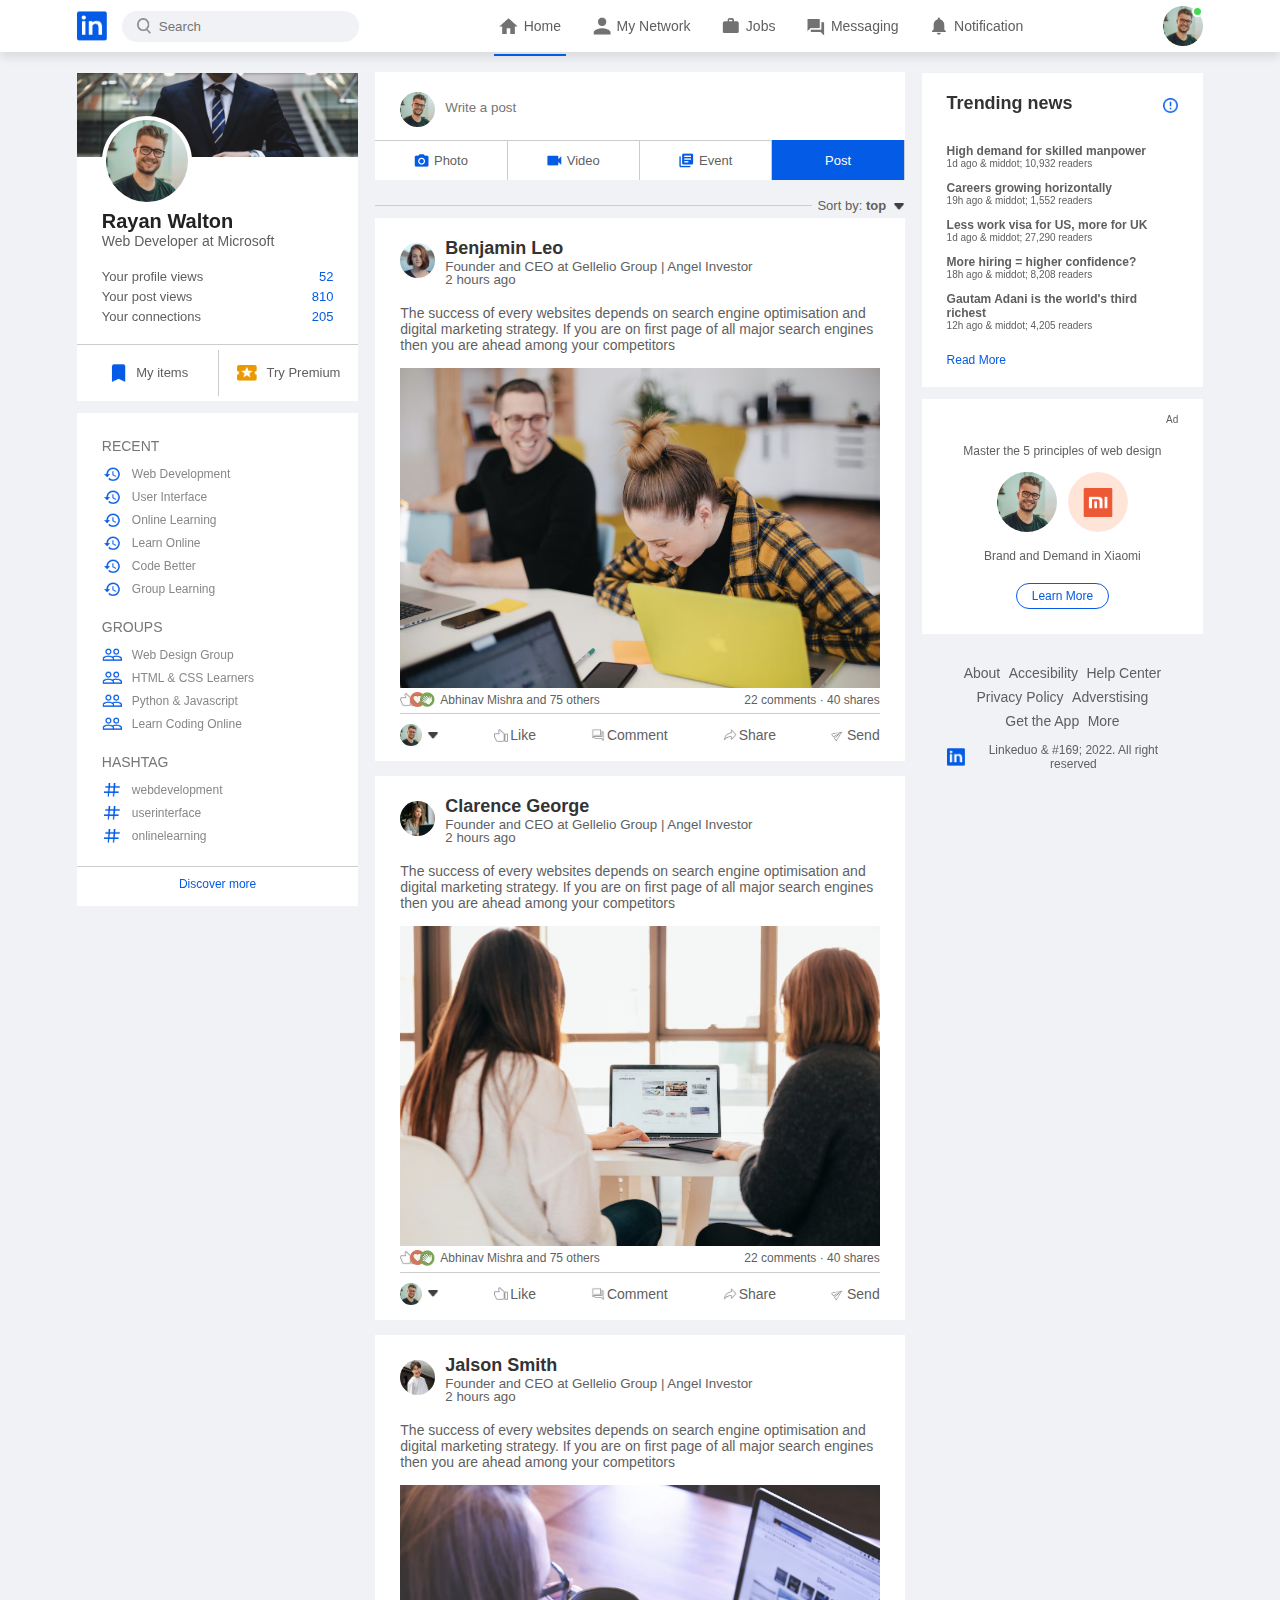
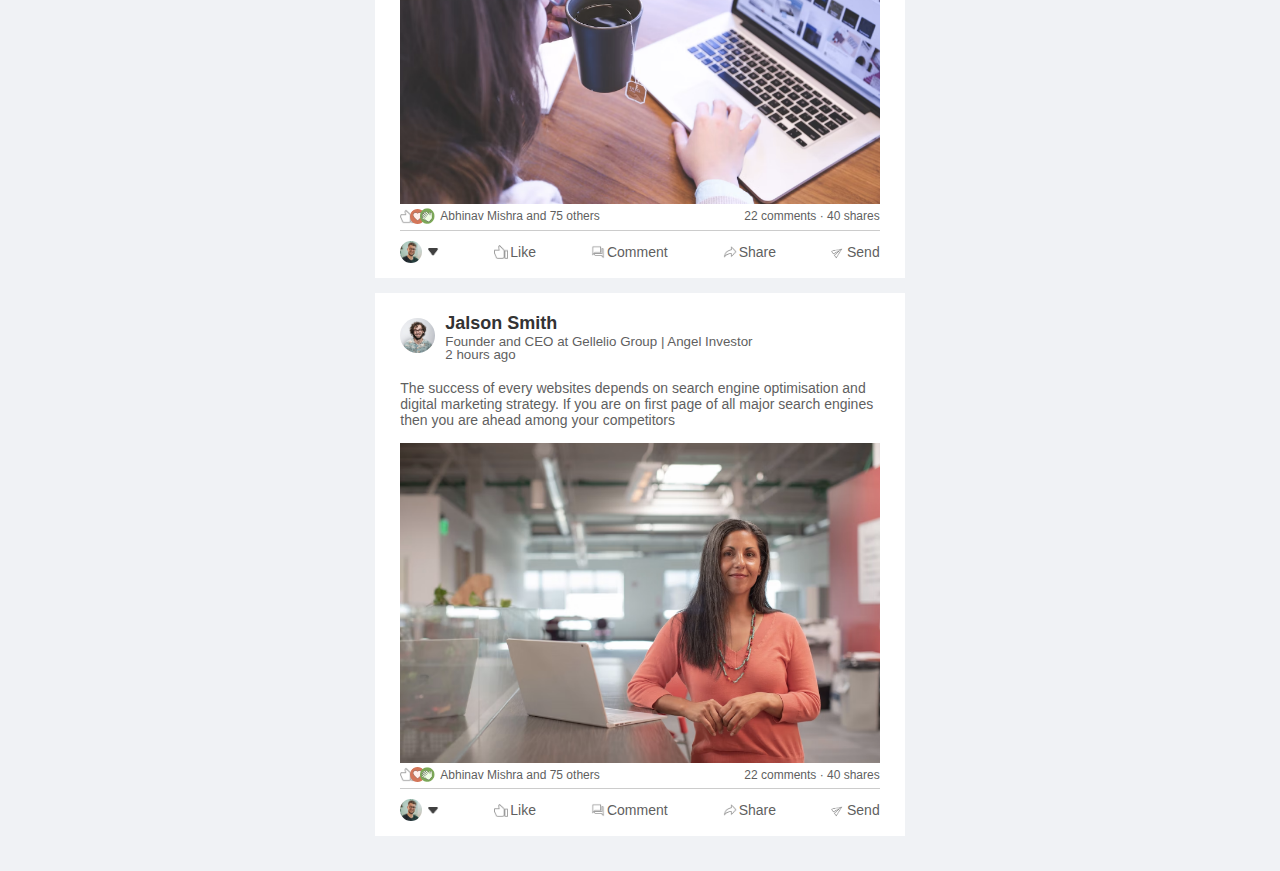
<file: index.html>
<!DOCTYPE html>
<html lang="en">
  <head>
    <meta charset="UTF-8" />
    <meta http-equiv="X-UA-Compatible" content="IE=edge" />
    <meta name="viewport" content="width=device-width, initial-scale=1.0" />
    <title>Social Media Website Deisgn - Ewasy Tutorials</title>
    <link rel="stylesheet" href="style.css" />
  </head>
  <body>
    <nav class="navbar">
      <div class="navbar-left">
        <a href="index.html" class="logo"> <img src="images/logo.png" /></a>

        <div class="serach-box">
          <img src="images/search.png" />
          <input type="text" placeholder="Search" />
        </div>
      </div>
      <div class="navbar-center">
        <ul>
          <li>
            <a href="#" class="active-link"
              ><img src="images/home.png" /><span>Home</span></a
            >
          </li>
          <li>
            <a href="#"
              ><img src="images/network.png" /><span>My Network</span></a
            >
          </li>
          <li>
            <a href="#"><img src="images/jobs.png" /><span>Jobs</span></a>
          </li>
          <li>
            <a href="#"
              ><img src="images/message.png" /><span>Messaging</span></a
            >
          </li>
          <li>
            <a href="#"
              ><img src="images/notification.png" /><span>Notification</span></a
            >
          </li>
        </ul>
      </div>
      <div class="navbar-right">
        <div class="online">
          <img
            src="images/user-1.png"
            class="nav-profile-img"
            onclick="toggleMenu()"
          />
        </div>
      </div>

      <!-- ........profile-drop-down-menu...... -->

      <div class="profile-menu-wrap" id="profileMenu">
        <div class="profile-menu">
          <div class="user-info">
            <img src="images/user-1.png" />
            <div>
              <h3>Rayan Walton</h3>
              <a href="profile.html">See your profile</a>
            </div>
          </div>
          <hr />
          <a href="#" class="profile-menu-link">
            <img src="images/feedback.png" />
            <p>Give Facebook</p>
            <span>></span>
          </a>
          <a href="#" class="profile-menu-link">
            <img src="images/feedback.png" />
            <p>Give Facebook</p>
            <span>></span>
          </a>
          <a href="#" class="profile-menu-link">
            <img src="images/setting.png" />
            <p>Settings & Privacy</p>
            <span>></span>
          </a>
          <a href="#" class="profile-menu-link">
            <img src="images/help.png" />
            <p>Help & Support</p>
            <span>></span>
          </a>
          <a href="#" class="profile-menu-link">
            <img src="images/display.png" />
            <p>Display & Accessibilty</p>
            <span>></span>
          </a>
          <a href="#" class="profile-menu-link">
            <img src="images/logout.png" />
            <p>Logout</p>
            <span>></span>
          </a>
        </div>
      </div>
    </nav>

    <!-- /........navbar-close.... -->

    <div class="container">
      <!-- ....left-sidebar.... -->
      <div class="left-sidebar">
        <div class="sidebar-profile-box">
          <img src="images/cover-pic.png" width="100%" />
          <div class="sidebar-profile-info">
            <img src="images/user-1.png" />
            <h1>Rayan Walton</h1>
            <h3>Web Developer at Microsoft</h3>
            <ul>
              <li>Your profile views<span>52</span></li>
              <li>Your post views<span>810</span></li>
              <li>Your connections <span>205</span></li>
            </ul>
          </div>
          <div class="sidebar-profile-link">
            <a href="#"><img src="images/items.png" />My items</a>
            <a href="#"><img src="images/premium.png" />Try Premium</a>
          </div>
        </div>

        <div class="sidebar-activity" id="sidebarActivity">
          <h3>RECENT</h3>
          <a href="#"><img src="images/recent.png" />Web Development</a>
          <a href="#"><img src="images/recent.png" />User Interface</a>
          <a href="#"><img src="images/recent.png" />Online Learning</a>
          <a href="#"><img src="images/recent.png" />Learn Online</a>
          <a href="#"><img src="images/recent.png" />Code Better</a>
          <a href="#"><img src="images/recent.png" />Group Learning</a>
          <h3>GROUPS</h3>
          <a href="#"><img src="images/group.png" />Web Design Group</a>
          <a href="#"><img src="images/group.png" />HTML & CSS Learners</a>
          <a href="#"><img src="images/group.png" />Python & Javascript</a>
          <a href="#"><img src="images/group.png" />Learn Coding Online</a>
          <h3>HASHTAG</h3>
          <a href="#"><img src="images/hashtag.png" />webdevelopment</a>
          <a href="#"><img src="images/hashtag.png" />userinterface</a>
          <a href="#"><img src="images/hashtag.png" />onlinelearning</a>
          <div class="discover-more-link">
            <a href="#">Discover more</a>
          </div>
        </div>
        <p id="showMorelink" onclick="toggleActivity()">Show more <b>+</b></p>
      </div>

      <!-- ....main-content.... -->
      <div class="main-content">
        <div class="create-post">
          <div class="create-post-input">
            <img src="images/user-1.png" />
            <textarea rows="2" placeholder="Write a post"></textarea>
          </div>
          <div class="create-post-links">
            <li><img src="images/photo.png" />Photo</li>
            <li><img src="images/video.png" />Video</li>
            <li><img src="images/event.png" />Event</li>
            <li>Post</li>
          </div>
        </div>
        <br />
        <div class="sort-by">
          <hr />
          <p>
            Sort by: <span>top <img src="images/down-arrow.png" /></span>
          </p>
        </div>

        <div class="post">
          <div class="post-author">
            <img src="images/user-3.png" />
            <div>
              <h1>Benjamin Leo</h1>
              <small>Founder and CEO at Gellelio Group | Angel Investor</small>
              <small>2 hours ago</small>
            </div>
          </div>
          <p>
            The success of every websites depends on search engine optimisation
            and digital marketing strategy. If you are on first page of all
            major search engines then you are ahead among your competitors
          </p>
          <img src="images/post-image-1.png" width="100%" />

          <div class="post-stats">
            <div>
              <img src="images/thumbsup.png" />
              <img src="images/love.png" />
              <img src="images/clap.png" />
              <span class="liked-user">Abhinav Mishra and 75 others</span>
            </div>
            <div>
              <span>22 comments &middot; 40 shares</span>
            </div>
          </div>

          <div class="post-activity">
            <div>
              <img src="images/user-1.png" class="post-activity-user-icon" />
              <img
                src="images/down-arrow.png"
                class="post-activity-arrow-icon"
              />
            </div>
            <div class="post-activity-link">
              <img src="images/like.png" />
              <span>Like</span>
            </div>
            <div class="post-activity-link">
              <img src="images/comment.png" />
              <span>Comment</span>
            </div>
            <div class="post-activity-link">
              <img src="images/share.png" />
              <span>Share</span>
            </div>
            <div class="post-activity-link">
              <img src="images/send.png" />
              <span>Send</span>
            </div>
          </div>
        </div>

        <!-- ......2nd-post..... -->

        <div class="post">
          <div class="post-author">
            <img src="images/user-4.png" />
            <div>
              <h1>Clarence George</h1>
              <small>Founder and CEO at Gellelio Group | Angel Investor</small>
              <small>2 hours ago</small>
            </div>
          </div>
          <p>
            The success of every websites depends on search engine optimisation
            and digital marketing strategy. If you are on first page of all
            major search engines then you are ahead among your competitors
          </p>
          <img src="images/post-image-2.png" width="100%" />

          <div class="post-stats">
            <div>
              <img src="images/thumbsup.png" />
              <img src="images/love.png" />
              <img src="images/clap.png" />
              <span class="liked-user">Abhinav Mishra and 75 others</span>
            </div>
            <div>
              <span>22 comments &middot; 40 shares</span>
            </div>
          </div>

          <div class="post-activity">
            <div>
              <img src="images/user-1.png" class="post-activity-user-icon" />
              <img
                src="images/down-arrow.png"
                class="post-activity-arrow-icon"
              />
            </div>
            <div class="post-activity-link">
              <img src="images/like.png" />
              <span>Like</span>
            </div>
            <div class="post-activity-link">
              <img src="images/comment.png" />
              <span>Comment</span>
            </div>
            <div class="post-activity-link">
              <img src="images/share.png" />
              <span>Share</span>
            </div>
            <div class="post-activity-link">
              <img src="images/send.png" />
              <span>Send</span>
            </div>
          </div>
        </div>

        <!-- .......3rd-post..... -->

        <div class="post">
          <div class="post-author">
            <img src="images/user-5.png" />
            <div>
              <h1>Jalson Smith</h1>
              <small>Founder and CEO at Gellelio Group | Angel Investor</small>
              <small>2 hours ago</small>
            </div>
          </div>
          <p>
            The success of every websites depends on search engine optimisation
            and digital marketing strategy. If you are on first page of all
            major search engines then you are ahead among your competitors
          </p>
          <img src="images/post-image-4.png" width="100%" />

          <div class="post-stats">
            <div>
              <img src="images/thumbsup.png" />
              <img src="images/love.png" />
              <img src="images/clap.png" />
              <span class="liked-user">Abhinav Mishra and 75 others</span>
            </div>
            <div>
              <span>22 comments &middot; 40 shares</span>
            </div>
          </div>

          <div class="post-activity">
            <div>
              <img src="images/user-1.png" class="post-activity-user-icon" />
              <img
                src="images/down-arrow.png"
                class="post-activity-arrow-icon"
              />
            </div>
            <div class="post-activity-link">
              <img src="images/like.png" />
              <span>Like</span>
            </div>
            <div class="post-activity-link">
              <img src="images/comment.png" />
              <span>Comment</span>
            </div>
            <div class="post-activity-link">
              <img src="images/share.png" />
              <span>Share</span>
            </div>
            <div class="post-activity-link">
              <img src="images/send.png" />
              <span>Send</span>
            </div>
          </div>
        </div>

        <!-- ......4th-post..... -->

        <div class="post">
          <div class="post-author">
            <img src="images/user-2.png" />
            <div>
              <h1>Jalson Smith</h1>
              <small>Founder and CEO at Gellelio Group | Angel Investor</small>
              <small>2 hours ago</small>
            </div>
          </div>
          <p>
            The success of every websites depends on search engine optimisation
            and digital marketing strategy. If you are on first page of all
            major search engines then you are ahead among your competitors
          </p>
          <img src="images/post-image-3.png" width="100%" />

          <div class="post-stats">
            <div>
              <img src="images/thumbsup.png" />
              <img src="images/love.png" />
              <img src="images/clap.png" />
              <span class="liked-user">Abhinav Mishra and 75 others</span>
            </div>
            <div>
              <span>22 comments &middot; 40 shares</span>
            </div>
          </div>

          <div class="post-activity">
            <div>
              <img src="images/user-1.png" class="post-activity-user-icon" />
              <img
                src="images/down-arrow.png"
                class="post-activity-arrow-icon"
              />
            </div>
            <div class="post-activity-link">
              <img src="images/like.png" />
              <span>Like</span>
            </div>
            <div class="post-activity-link">
              <img src="images/comment.png" />
              <span>Comment</span>
            </div>
            <div class="post-activity-link">
              <img src="images/share.png" />
              <span>Share</span>
            </div>
            <div class="post-activity-link">
              <img src="images/send.png" />
              <span>Send</span>
            </div>
          </div>
        </div>
      </div>
      <!-- ....right-sidebar.... -->
      <div class="right-sidebar">
        <div class="sidebar-news">
          <img src="images/more.png " class="info-icon" />
          <h3>Trending news</h3>
          <a href="#">High demand for skilled manpower</a>
          <span>1d ago & middot; 10,932 readers </span>

          <a href="#">Careers growing horizontally</a>
          <span>19h ago & middot; 1,552 readers </span>

          <a href="#">Less work visa for US, more for UK</a>
          <span>1d ago & middot; 27,290 readers </span>

          <a href="#">More hiring = higher confidence?</a>
          <span>18h ago & middot; 8,208 readers </span>

          <a href="#">Gautam Adani is the world's third richest</a>
          <span>12h ago & middot; 4,205 readers </span>

          <a href="#" class="read-more-link">Read More</a>
        </div>

        <div class="sidebar-ad">
          <small>Ad</small>
          <p>Master the 5 principles of web design</p>
          <div>
            <img src="images/user-1.png" alt="" />
            <img src="images/mi-logo.png" alt="" />
          </div>
          <b>Brand and Demand in Xiaomi</b>
          <a href="#" class="ad-link">Learn More</a>
        </div>

        <div class="sidebar-useful-links">
          <a href="#">About</a>
          <a href="#">Accesibility</a>
          <a href="#">Help Center</a>
          <a href="#">Privacy Policy</a>
          <a href="#">Adverstising</a>
          <a href="#">Get the App</a>
          <a href="#">More</a>

          <div class="copyright-msg">
            <img src="images/logo.png" />
            <p>Linkeduo & #169; 2022. All right reserved</p>
          </div>
        </div>
      </div>
    </div>

    <script>
      let profileMenu = document.getElementById("profileMenu");

      function toggleMenu() {
        profileMenu.classList.toggle("open-menu");
      }
    </script>

    <script>
      let sideActivity = document.getElementById("sidebarActivity");
      let morelink = document.getElementById("showMoreLink");

      function toggleActivity() {
        sideActivity.classList.toggle("open-activity");
      }
    </script>
  </body>
</html>
</file>
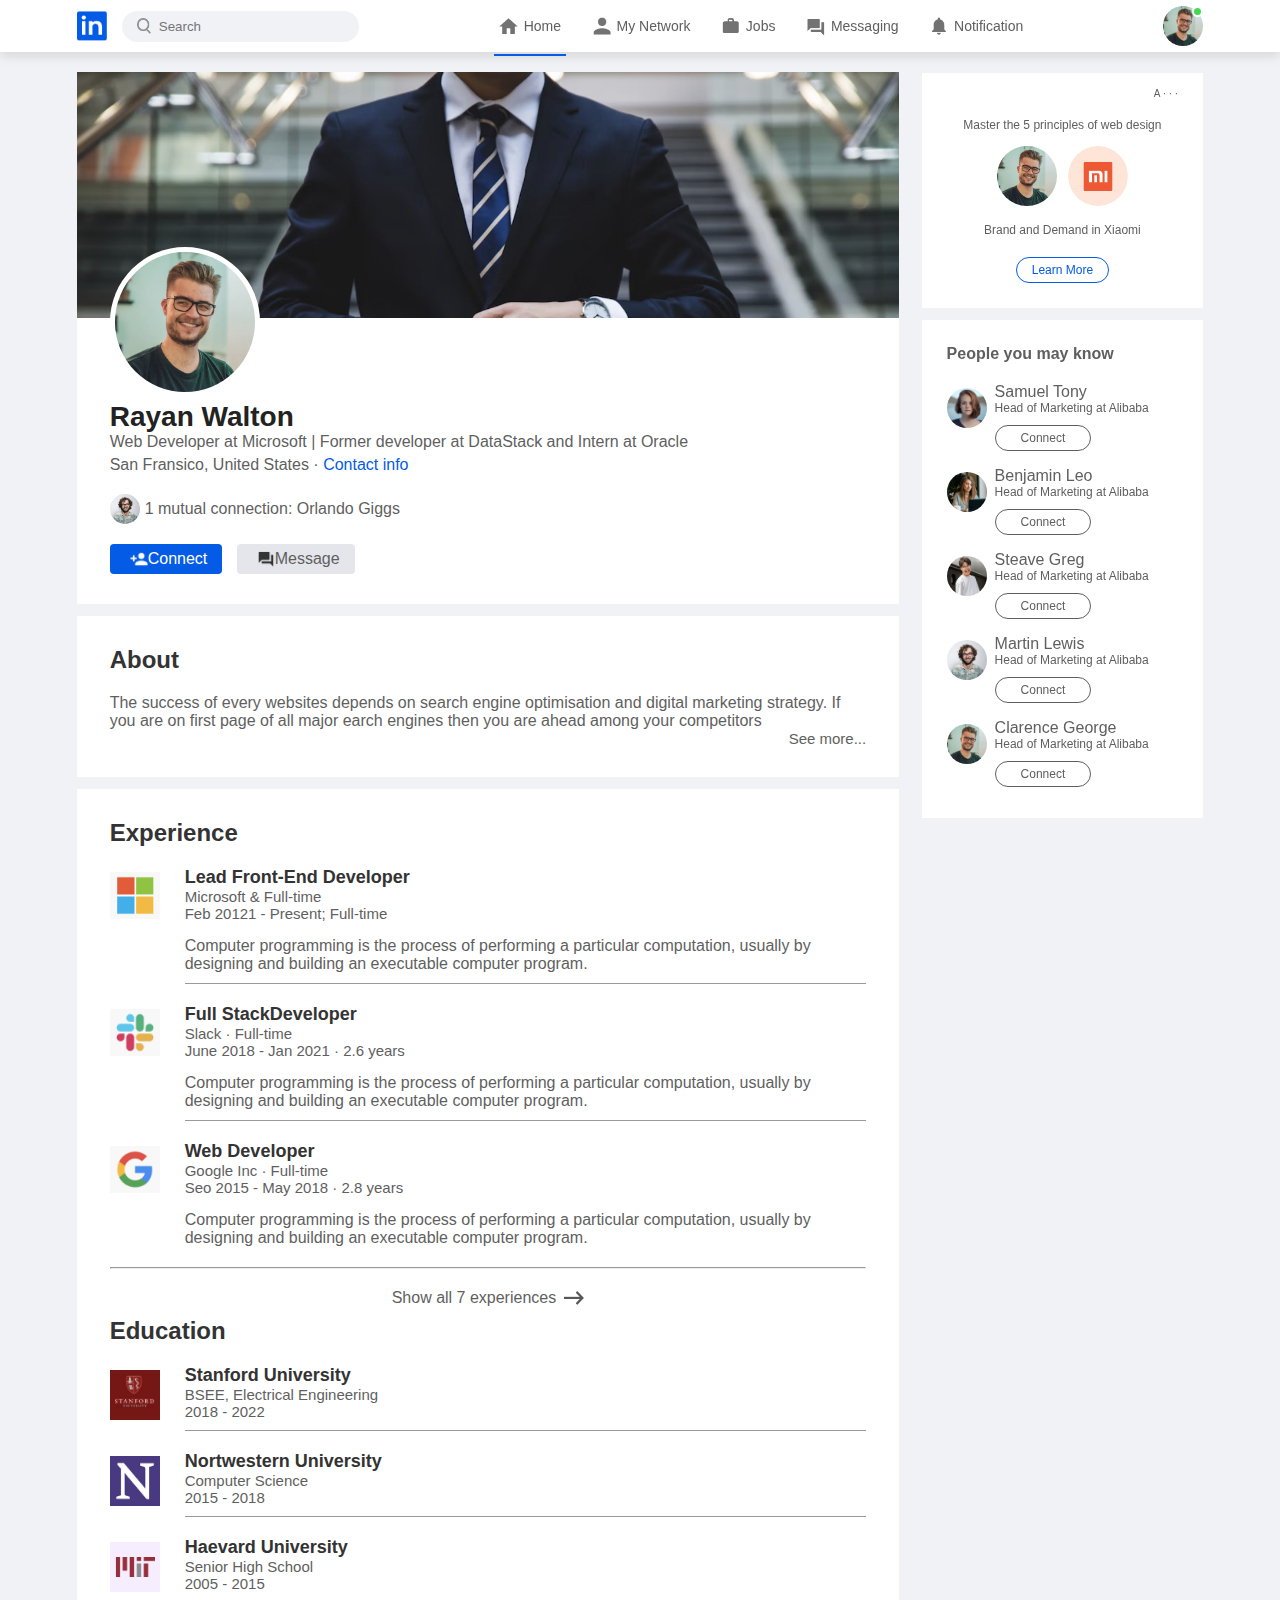
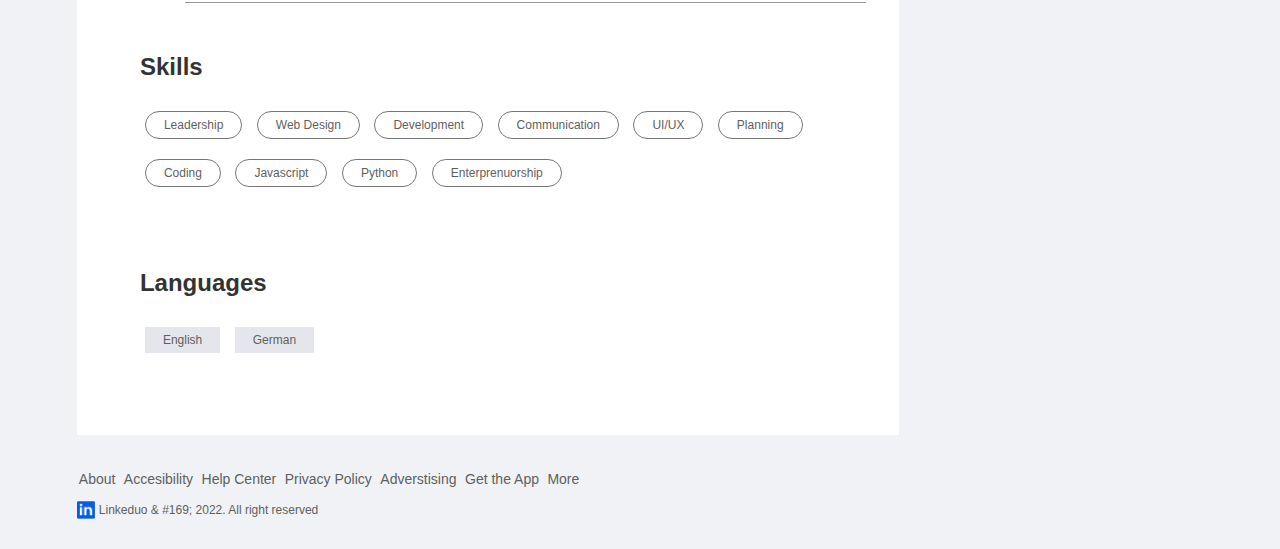
<file: profile.html>
<!DOCTYPE html>
<html lang="en">
  <head>
    <meta charset="UTF-8" />
    <meta http-equiv="X-UA-Compatible" content="IE=edge" />
    <meta name="viewport" content="width=device-width, initial-scale=1.0" />
    <title>Social Media Website Deisgn - Ewasy Tutorials</title>
    <link rel="stylesheet" href="style.css" />
  </head>
  <body>
    <nav class="navbar">
      <div class="navbar-left">
        <a href="index.html" class="logo"> <img src="images/logo.png" /></a>

        <div class="serach-box">
          <img src="images/search.png" />
          <input type="text" placeholder="Search" />
        </div>
      </div>
      <div class="navbar-center">
        <ul>
          <li>
            <a href="#" class="active-link"
              ><img src="images/home.png" /><span>Home</span></a
            >
          </li>
          <li>
            <a href="#"
              ><img src="images/network.png" /><span>My Network</span></a
            >
          </li>
          <li>
            <a href="#"><img src="images/jobs.png" /><span>Jobs</span></a>
          </li>
          <li>
            <a href="#"
              ><img src="images/message.png" /><span>Messaging</span></a
            >
          </li>
          <li>
            <a href="#"
              ><img src="images/notification.png" /><span>Notification</span></a
            >
          </li>
        </ul>
      </div>
      <div class="navbar-right">
        <div class="online">
          <img
            src="images/user-1.png"
            class="nav-profile-img"
            onclick="toggleMenu()"
          />
        </div>
      </div>

      <!-- ........profile-drop-down-menu...... -->

      <div class="profile-menu-wrap" id="profileMenu">
        <div class="profile-menu">
          <div class="user-info">
            <img src="images/user-1.png" />
            <div>
              <h3>Rayan Walton</h3>
              <a href="profile.html">See your profile</a>
            </div>
          </div>
          <hr />
          <a href="#" class="profile-menu-link">
            <img src="images/feedback.png" />
            <p>Give Facebook</p>
            <span>></span>
          </a>
          <a href="#" class="profile-menu-link">
            <img src="images/feedback.png" />
            <p>Give Facebook</p>
            <span>></span>
          </a>
          <a href="#" class="profile-menu-link">
            <img src="images/setting.png" />
            <p>Settings & Privacy</p>
            <span>></span>
          </a>
          <a href="#" class="profile-menu-link">
            <img src="images/help.png" />
            <p>Help & Support</p>
            <span>></span>
          </a>
          <a href="#" class="profile-menu-link">
            <img src="images/display.png" />
            <p>Display & Accessibilty</p>
            <span>></span>
          </a>
          <a href="#" class="profile-menu-link">
            <img src="images/logout.png" />
            <p>Logout</p>
            <span>></span>
          </a>
        </div>
      </div>
    </nav>

    <!-- /........navbar-close.... -->

    <div class="container">
      <div class="profile-main">
        <div class="profile-container">
          <img src="images/cover-pic.png" width="100%" />
          <div class="profile-container-inner">
            <img src="images/user-1.png" class="profile-pic" />
            <h1>Rayan Walton</h1>
            <b
              >Web Developer at Microsoft | Former developer at DataStack and
              Intern at Oracle</b
            >
            <p>
              San Fransico, United States &middot; <a href="#">Contact info </a>
            </p>
            <div class="mutual-connection">
              <img src="images/user-2.png" />
              <span>1 mutual connection: Orlando Giggs</span>
            </div>
            <div class="profile-btn">
              <a href="#" class="primary-btn"
                ><img src="images/connect.png" />Connect</a
              >
              <a href="#"><img src="images/chat.png" />Message</a>
            </div>
          </div>
        </div>

        <div class="profile-description">
          <h2>About</h2>
          <p>
            The success of every websites depends on search engine optimisation
            and digital marketing strategy. If you are on first page of all
            major earch engines then you are ahead among your competitors
          </p>
          <a href="#" class="see-more-link">See more...</a>
        </div>
        <div class="profile-description">
          <h2>Experience</h2>
          <div class="profile-desc-row">
            <img src="images/microsoft.png" />
            <div>
              <h3>Lead Front-End Developer</h3>
              <b>Microsoft & Full-time</b>
              <b>Feb 20121 - Present; Full-time</b>
              <p>
                Computer programming is the process of performing a particular
                computation, usually by designing and building an executable
                computer program.
              </p>
              <hr />
            </div>
          </div>

          <!-- ......2nd-profile-desc....... -->

          <div class="profile-desc-row">
            <img src="images/slack.png" />
            <div>
              <h3>Full StackDeveloper</h3>
              <b>Slack &middot; Full-time</b>
              <b>June 2018 - Jan 2021 &middot; 2.6 years</b>
              <p>
                Computer programming is the process of performing a particular
                computation, usually by designing and building an executable
                computer program.
              </p>
              <hr />
            </div>
          </div>

          <!-- .......3rd-post-desc....... -->

          <div class="profile-desc-row">
            <img src="images/google.png" />
            <div>
              <h3>Web Developer</h3>
              <b>Google Inc &middot; Full-time</b>
              <b>Seo 2015 - May 2018 &middot; 2.8 years</b>
              <p>
                Computer programming is the process of performing a particular
                computation, usually by designing and building an executable
                computer program.
              </p>
            </div>
          </div>

          <hr />
          <a href="#" class="experience-link"
            >Show all 7 experiences <img src="images/right-arrow.png"
          /></a>

          <div class="profile-descirtion">
            <h2>Education</h2>
            <div class="profile-desc-row">
              <img src="images/stanford.png" />
              <div>
                <h3>Stanford University</h3>
                <b>BSEE, Electrical Engineering</b>
                <b>2018 - 2022</b>
                <hr />
              </div>
            </div>

            <div class="profile-desc-row">
              <img src="images/north.png" />
              <div>
                <h3>Nortwestern University</h3>
                <b>Computer Science</b>
                <b>2015 - 2018</b>
                <hr />
              </div>
            </div>
          </div>

          <div class="profile-desc-row">
            <img src="images/mit.png" />
            <div>
              <h3>Haevard University</h3>
              <b>Senior High School</b>
              <b>2005 - 2015</b>
              <hr />
            </div>
          </div>

          <div class="profile-description">
            <h2>Skills</h2>
            <a href="#" class="skills-btn">Leadership</a>
            <a href="#" class="skills-btn">Web Design</a>
            <a href="#" class="skills-btn">Development</a>
            <a href="#" class="skills-btn">Communication</a>
            <a href="#" class="skills-btn">UI/UX</a>
            <a href="#" class="skills-btn">Planning</a>
            <a href="#" class="skills-btn">Coding</a>
            <a href="#" class="skills-btn">Javascript</a>
            <a href="#" class="skills-btn">Python</a>
            <a href="#" class="skills-btn">Enterprenuorship</a>
          </div>

          <div class="profile-description">
            <h2>Languages</h2>
            <a href="#" class="language-btn">English</a>
            <a href="#" class="language-btn">German</a>
          </div>
        </div>
      </div>
      <!-- .........profile-sidebar........... -->
      <div class="profile-sidebar">
        <div class="sidebar-ad">
          <small>A &middot; &middot; &middot;</small>
          <p>Master the 5 principles of web design</p>
          <div>
            <img src="images/user-1.png" alt="" />
            <img src="images/mi-logo.png" alt="" />
          </div>
          <b>Brand and Demand in Xiaomi</b>
          <a href="#" class="ad-link">Learn More</a>
        </div>

        <div class="sidebar-people">
          <h3>People you may know</h3>
          <div class="sidebar-people-row">
            <img src="images/user-3.png" />
            <div>
              <h2>Samuel Tony</h2>
              <p>Head of Marketing at Alibaba</p>
              <a href="#">Connect</a>
            </div>
          </div>
          <div class="sidebar-people-row">
            <img src="images/user-4.png" />
            <div>
              <h2>Benjamin Leo</h2>
              <p>Head of Marketing at Alibaba</p>
              <a href="#">Connect</a>
            </div>
          </div>
          <div class="sidebar-people-row">
            <img src="images/user-5.png" />
            <div>
              <h2>Steave Greg</h2>
              <p>Head of Marketing at Alibaba</p>
              <a href="#">Connect</a>
            </div>
          </div>
          <div class="sidebar-people-row">
            <img src="images/user-2.png" />
            <div>
              <h2>Martin Lewis</h2>
              <p>Head of Marketing at Alibaba</p>
              <a href="#">Connect</a>
            </div>
          </div>
          <div class="sidebar-people-row">
            <img src="images/user-1.png" />
            <div>
              <h2>Clarence George</h2>
              <p>Head of Marketing at Alibaba</p>
              <a href="#">Connect</a>
            </div>
          </div>
        </div>
      </div>
    </div>

    <div class="profile-footer">
      <div class="sidebar-useful-links">
        <a href="#">About</a>
        <a href="#">Accesibility</a>
        <a href="#">Help Center</a>
        <a href="#">Privacy Policy</a>
        <a href="#">Adverstising</a>
        <a href="#">Get the App</a>
        <a href="#">More</a>

        <div class="copyright-msg">
          <img src="images/logo.png" />
          <p>Linkeduo & #169; 2022. All right reserved</p>
        </div>
      </div>
    </div>

    <script>
      let profileMenu = document.getElementById("profileMenu");

      function toggleMenu() {
        profileMenu.classList.toggle("open-menu");
      }
    </script>
  </body>
</html>
</file>
<file: style.css>
* {
  margin: 0;
  padding: 0;
  font-family: "Poppins", sans-serif;
  box-sizing: border-box;
}
body {
  background: #f0f2f5;
  color: #5f5f5f;
}
a {
  text-decoration: none;
  color: #5f5f5f;
}
.navbar {
  display: flex;
  align-items: center;
  justify-content: space-between;
  background: #fff;
  padding: 6px 6%;
  position: sticky;
  top: 0;
  z-index: 100;
  box-shadow: 0 5px 10px rgba(0, 0, 0, 0.1);
}
.logo img {
  width: 30px;
  margin-right: 15px;
  display: block;
}
.navbar-center ul li {
  display: inline-block;
  list-style: none;
}
.navbar-center ul li a {
  display: flex;
  align-items: center;
  font-size: 14px;
  margin: 5px 8px;
  position: relative;
  padding-right: 5px;
}
.navbar-center ul li a img {
  width: 30px;
}
.navbar-center ul li a::after {
  content: "";
  width: 0;
  height: 2px;
  background: #045be6;
  position: absolute;
  bottom: -15px;
  transition: width 0.3s;
}
.navbar-center ul li a:hover::after,
.navbar-center ul li a.active-link::after {
  width: 100%;
}
.nav-profile-img {
  width: 40px;
  border-radius: 50%;
  display: block;
  cursor: pointer;
  position: relative;
}
.online {
  position: relative;
}
.online::after {
  content: "";
  width: 7px;
  height: 7px;
  border: 2px solid #fff;
  border-radius: 50%;
  right: 0px;
  top: 0px;
  background: #41db51;
  position: absolute;
}
.serach-box {
  background: #f0f2f5;
  width: 250x;
  border-radius: 20px;
  display: flex;
  align-items: center;
  padding: 0 15px;
}
.navbar-left {
  display: flex;
  align-items: center;
}
.serach-box img {
  width: 14px;
}
.serach-box input {
  width: 100%;
  background: transparent;
  padding: 8px;
  outline: none;
  border: 0;
}

/* .......navbar-end.... */

.container {
  padding: 20px 6%;
  display: flex;
  flex-wrap: wrap;
  justify-content: space-between;
}

/* ....left-sidebar... */
.left-sidebar {
  flex-basis: 25%;
  position: sticky;
  top: 73px;
  align-self: flex-start;
}
.sidebar-profile-box {
  background: #fff;
}
.sidebar-profile-info {
  padding: 0 25px;
}
.sidebar-profile-info img {
  width: 90px;
  border-radius: 50%;
  background: #fff;
  padding: 4px;
  margin-top: -45px;
}
.sidebar-profile-info h1 {
  font-size: 20px;
  font-weight: 600;
  color: #222;
}
.sidebar-profile-info h3 {
  font-size: 14px;
  font-weight: 500;
  color: 500;
}
.sidebar-profile-info ul {
  list-style: none;
  margin: 20px 0;
}
.sidebar-profile-info ul li {
  width: 100%;
  margin: 5px 0;
  font-size: 13px;
}
.sidebar-profile-info ul li span {
  float: right;
  color: #045be0;
}
.sidebar-profile-link {
  display: flex;
  align-items: center;
  border-top: 1px solid #ccc;
}
.sidebar-profile-link a {
  flex-basis: 50%;
  display: flex;
  align-items: center;
  justify-content: center;
  padding: 15px 0;
  font-size: 13px;
  border-left: 1px solid #ccc;
}
.sidebar-profile-link a:first-child {
  border-left: 0;
}
.sidebar-profile-link a img {
  width: 20px;
  margin-right: 10px;
}
.sidebar-activity {
  background: #fff;
  padding: 5px 25px;
  margin: 12px 0;
}
.sidebar-activity h3 {
  color: #777;
  font-size: 14px;
  font-weight: 500;
  margin: 20px 0 10px;
}
.sidebar-activity a {
  display: flex;
  align-items: center;
  font-size: 12px;
  font-weight: 500;
  color: #888;
  margin: 3px 0;
}
.sidebar-activity a img {
  width: 20px;
  margin-right: 10px;
}
.discover-more-link {
  border-top: 1px solid #ccc;
  text-align: center;
  margin-top: 20px;
  margin-left: -25px;
  margin-right: -25px;
}
.discover-more-link a {
  color: #045be0;
  display: inline-block;
  margin: 10px 0;
}

/* ....right-sidebar... */
.right-sidebar {
  flex-basis: 25%;
  align-self: flex-start;
  position: sticky;
  top: 73px;
}
.sidebar-news {
  background: #fff;
  padding: 10px 25px;
}
.info-icon {
  width: 15px;
  float: right;
  margin-top: 15px;
}
.sidebar-news h3 {
  font-size: 18px;
  font-weight: 600;
  color: #333;
  margin: 10px 0 30px;
}
.sidebar-news a {
  display: block;
  font-size: 12px;
  font-weight: 600;
  margin-top: 10px;
  margin-bottom: -5px;
}
.sidebar-news span {
  font-size: 10px;
}
.sidebar-news .read-more-link {
  color: #045be6;
  font-weight: 500;
  margin: 20px 0 10px;
}
.sidebar-ad {
  background: #fff;
  padding: 15px 25px;
  text-align: center;
  margin: 12px 0;
  font-size: 12px;
}
.sidebar-ad img {
  width: 60px;
  border-radius: 50%;
  margin: 4px;
}
.sidebar-ad small {
  float: right;
  font-weight: 500;
}
.sidebar-ad p {
  margin-top: 30px;
  margin-bottom: 10px;
}
.sidebar-ad b {
  display: block;
  font-weight: 500;
  margin-top: 10px;
}
.ad-link {
  display: inline-block;
  border: 1px solid #045be6;
  border-radius: 30px;
  padding: 5px 15px;
  color: #045be6;
  font-weight: 500;
  margin: 20px auto 10px;
}
.sidebar-useful-links {
  padding: 15px 25px;
  text-align: center;
}
.sidebar-useful-links a {
  display: inline-block;
  font-size: 14px;
  margin: 4px 2px;
}
.copyright-msg {
  display: flex;
  align-items: center;
  justify-content: center;
  font-size: 12px;
  margin-top: 10px;
  font-weight: 500;
}
.copyright-msg img {
  width: 18px;
  margin-right: 4px;
}
/* ....main-content.... */
.main-content {
  flex-basis: 47%;
}
.create-post {
  background: #fff;
}
.create-post-input {
  padding: 20px 25px 10px;
  display: flex;
  align-items: flex-start;
}
.create-post-input img {
  width: 35px;
  border-radius: 50%;
  margin-right: 10px;
}
.create-post-input textarea {
  width: 100%;
  border: 0;
  outline: 0;
  resize: none;
  background: transparent;
  margin-top: 8px;
}
::placeholder {
  font-weight: 500;
}
.create-post-links {
  display: flex;
  align-items: flex-start;
}
.create-post-links li {
  list-style: none;
  border-top: 1px solid #ccc;
  border-right: 1px solid #ccc;
  flex-basis: 25%;
  height: 40px;
  font-size: 13px;
  display: flex;
  align-items: center;
  justify-content: center;
  cursor: pointer;
}
.create-post-links li img {
  width: 15px;
  margin-right: 5px;
}
.create-post-links li:last-child {
  background: #045be6;
  color: #fff;
  border-top: 0;
  border-radius: 0;
}
.sort-by {
  display: flex;
  align-items: center;
  margin: 10px o;
}
.sort-by hr {
  flex: 1;
  border: 0;
  height: 1px;
  background: #ccc;
}
.sort-by p {
  font-size: 13px;
  padding-left: 5px;
}
.sort-by p span {
  font-weight: 600;
  cursor: pointer;
}
.sort-by p span img {
  width: 12px;
  margin-left: 3px;
}
.post {
  background: #fff;
  padding: 20px 25px 5px;
  margin: 5px 0 15px;
}
.post-author {
  display: flex;
  align-items: flex-start;
  margin-bottom: 20px;
}
.post-author img {
  width: 35px;
  border-radius: 50%;
  margin-right: 10px;
  margin-top: 5px;
}
.post-author h1 {
  font-size: 18px;
  font-weight: 600;
  color: #333;
}
.post-author small {
  display: block;
  margin-bottom: -2px;
}
.post p {
  font-size: 14px;
  margin-bottom: 15px;
}
.post-stats {
  display: flex;
  flex-wrap: wrap;
  align-items: center;
  justify-content: space-between;
  font-size: 12px;
  border-bottom: 1px solid #ccc;
  padding-bottom: 6px;
}
.post-stats div {
  display: flex;
  align-items: center;
}
.post-stats img {
  width: 15px;
  margin-right: -5px;
}
.liked-user {
  margin-left: 10px;
}
.post-activity {
  display: flex;
  align-items: center;
  justify-content: space-between;
  padding: 10px 0;
  font-size: 14px;
  font-weight: 500;
}
.post-activity div {
  display: flex;
  align-items: center;
}
.post-activity-user-icon {
  width: 22px;
  border-radius: 50%;
}
.post-activity-arrow-icon {
  width: 12px;
  margin-left: 5px;
}
.post-activity-link img {
  width: 18px;
  margin-top: 0px;
  padding: 2px;
}

/* .......profile-drop-down-menu..... */

.profile-menu-wrap {
  position: absolute;
  top: 100%;
  right: 5%;
  width: 320px;
  max-height: 0;
  overflow: hidden;
  transition: max-height 0.5s;
}
.profile-menu-wrap.open-menu {
  max-height: 400px;
}
.profile-menu {
  background: #222;
  color: #fff;
  padding: 20px;
  margin: 10px;
}
.user-info {
  display: flex;
  align-items: center;
}
.user-info img {
  width: 50px;
  border-radius: 50%;
  margin-right: 15px;
}
.user-info h3 {
  font-weight: 500;
  margin-bottom: -7px;
}
.user-info a {
  color: #c9dbf8;
  font-size: 13px;
}
.profile-menu hr {
  border: 0;
  height: 1px;
  width: 100%;
  background: #fff;
  margin: 15px 0 10px;
}
.profile-menu-link {
  display: flex;
  align-items: center;
  color: #fff;
  margin: 12px 0;
  font-size: 14px;
}
.profile-menu-link p {
  width: 100%;
}
.profile-menu-link img {
  width: 35px;
  border-radius: 50%;
  margin-right: 15px;
}

/* .............profile-page........... */

.profile-main {
  flex-basis: 73%;
}
.profile-sidebar {
  flex-basis: 25%;
  align-self: flex-start;
  position: sticky;
  top: 73px;
}
.profile-container {
  background: #fff;
}
.profile-container-inner {
  padding: 0 4% 10px;
}
.profile-pic {
  width: 150px;
  border-radius: 50%;
  margin-top: -75px;
  padding: 5px;
  background: #fff;
}
.profile-container h1 {
  font-size: 28px;
  font-weight: 600;
  color: #222;
}
.profile-container b {
  font-weight: 500;
}
.profile-container p {
  margin-top: 5px;
}
.profile-container h1 {
  font-size: 28px;
  font-weight: 600;
  color: #222;
}
.profile-container b {
  font-weight: 500;
}
.profile-container p {
  margin-top: 5px;
}
.profile-container p a {
  color: #045be6;
  font-weight: 500;
}
.mutual-connection {
  display: flex;
  align-items: center;
  margin: 20px 0;
}
.mutual-connection img {
  width: 30px;
  border-radius: 50%;
  margin-right: 5px;
}
.profile-btn {
  margin: 20px 0;
}
.profile-btn a {
  display: inline-flex;
  align-items: center;
  background: #e4e6eb;
  padding: 6px 15px;
  border-radius: 4px;
  margin-right: 10px;
}
.profile-btn a img {
  width: 18px;
  margin-left: 5px;
}
.profile-btn .primary-btn {
  background: #045be6;
  color: #fff;
}
.profile-description {
  background: #fff;
  padding: 20px 4% 30px;
  margin: 12px 0;
}
.profile-description h2 {
  color: #333;
  margin: 10px 0 20px;
  font-weight: 600;
}
.see-more-link {
  display: block;
  text-align: right;
  font-size: 15px;
}
.profile-desc-row {
  display: flex;
  align-items: flex-start;
  margin: 20px 0;
}
.profile-desc-row img {
  width: 50px;
  margin-right: 25px;
  margin-top: 5px;
}
.profile-desc-row div {
  width: 100%;
}
.profile-desc-row h3 {
  font-size: 18px;
  font-weight: 600;
  color: #333;
}
.profile-desc-row b {
  display: block;
  font-weight: 500;
  font-size: 15px;
}
.profile-desc-row p {
  margin-top: 15px;
}
.profile-desc-row hr {
  border: 0;
  border-bottom: 1px solid #999;
  margin-top: 10px;
}
.experience-link {
  display: flex;
  align-items: center;
  justify-content: center;
  padding-top: 20px;
  font-weight: 500;
}
.experience-link img {
  width: 20px;
  margin-left: 8px;
}
.skills-btn {
  display: inline-block;
  margin: 10px 5px;
  padding: 6px 18px;
  border: 1px solid #777;
  border-radius: 30px;
  font-size: 12px;
  font-weight: 500;
}
.language-btn {
  display: inline-block;
  margin: 10px 5px;
  padding: 6px 18px;
  background: #e4e6eb;
  font-size: 12px;
  font-weight: 500;
}

/* ..........profile-right-sidebar.... */
.profile-sidebar .sidebar-ad {
  margin: 0;
}
.sidebar-people {
  background: #fff;
  padding: 15px 25px;
  margin: 12px 0;
  font-size: 12px;
}
.sidebar-people h3 {
  font-size: 16px;
  font-weight: 600;
  margin: 10px 0 20px;
}
.sidebar-people-row {
  display: flex;
  align-items: flex-start;
  margin: 6px 0;
}
.sidebar-people-row img {
  width: 40px;
  border-radius: 50%;
  margin-right: 8px;
  margin-top: 5px;
}
.sidebar-people-row h2 {
  font-weight: 500;
  font-size: 16px;
}
.sidebar-people-row a {
  display: inline-block;
  margin: 10px 0;
  padding: 5px 25px;
  border: 1px solid #5f5f5f;
  border-radius: 30px;
  font-weight: 500;
}
.profile-footer {
  padding: 0 6% 30px;
}
.profile-footer .sidebar-useful-links {
  text-align: left;
  padding: 0;
}
.profile-footer .copyright-msg {
  justify-content: flex-start;
}
#showMorelink {
  display: none;
}

/* ...............media query..... */
@media only screen and (max-width: 600px) {
  .serach-box {
    background: transparent;
    width: auto;
    padding: 0;
  }
  .serach-box input {
    width: 0;
    padding: 0;
  }
  .navbar-center ul li a span {
    display: none;
  }
  .navbar-center ul li a {
    padding-right: 0;
    margin: 5px;
  }
  .nav-profile-img {
    width: 30px;
  }
  .container {
    padding: 15px 3%;
  }
  .left-sidebar,
  .right-sidebar {
    flex-basis: 100%;
    position: relative;
    top: unset;
  }
  .main-content {
    flex-basis: 100%;
  }
  .post-stats div {
    margin: 2px 0;
  }
  .post-activity-link span {
    display: none;
  }
  .post-activity-link img {
    margin: 0;
  }
  .profile-main,
  .profile-sidebar {
    flex-basis: 100%;
  }
  .profile-container {
    font-size: 14px;
  }
  .profile-pic {
    width: 100px;
    margin-top: -50px;
  }
  .profile-description {
    font-size: 14px;
  }
  #showMorelink {
    display: block;
    width: fit-content;
    margin: 10px auto;
    font-size: 14px;
    cursor: pointer;
  }
  .sidebar-activity {
    display: none;
  }
  .sidebar-activity .open-activity {
    display: block;
  }
}
</file>
